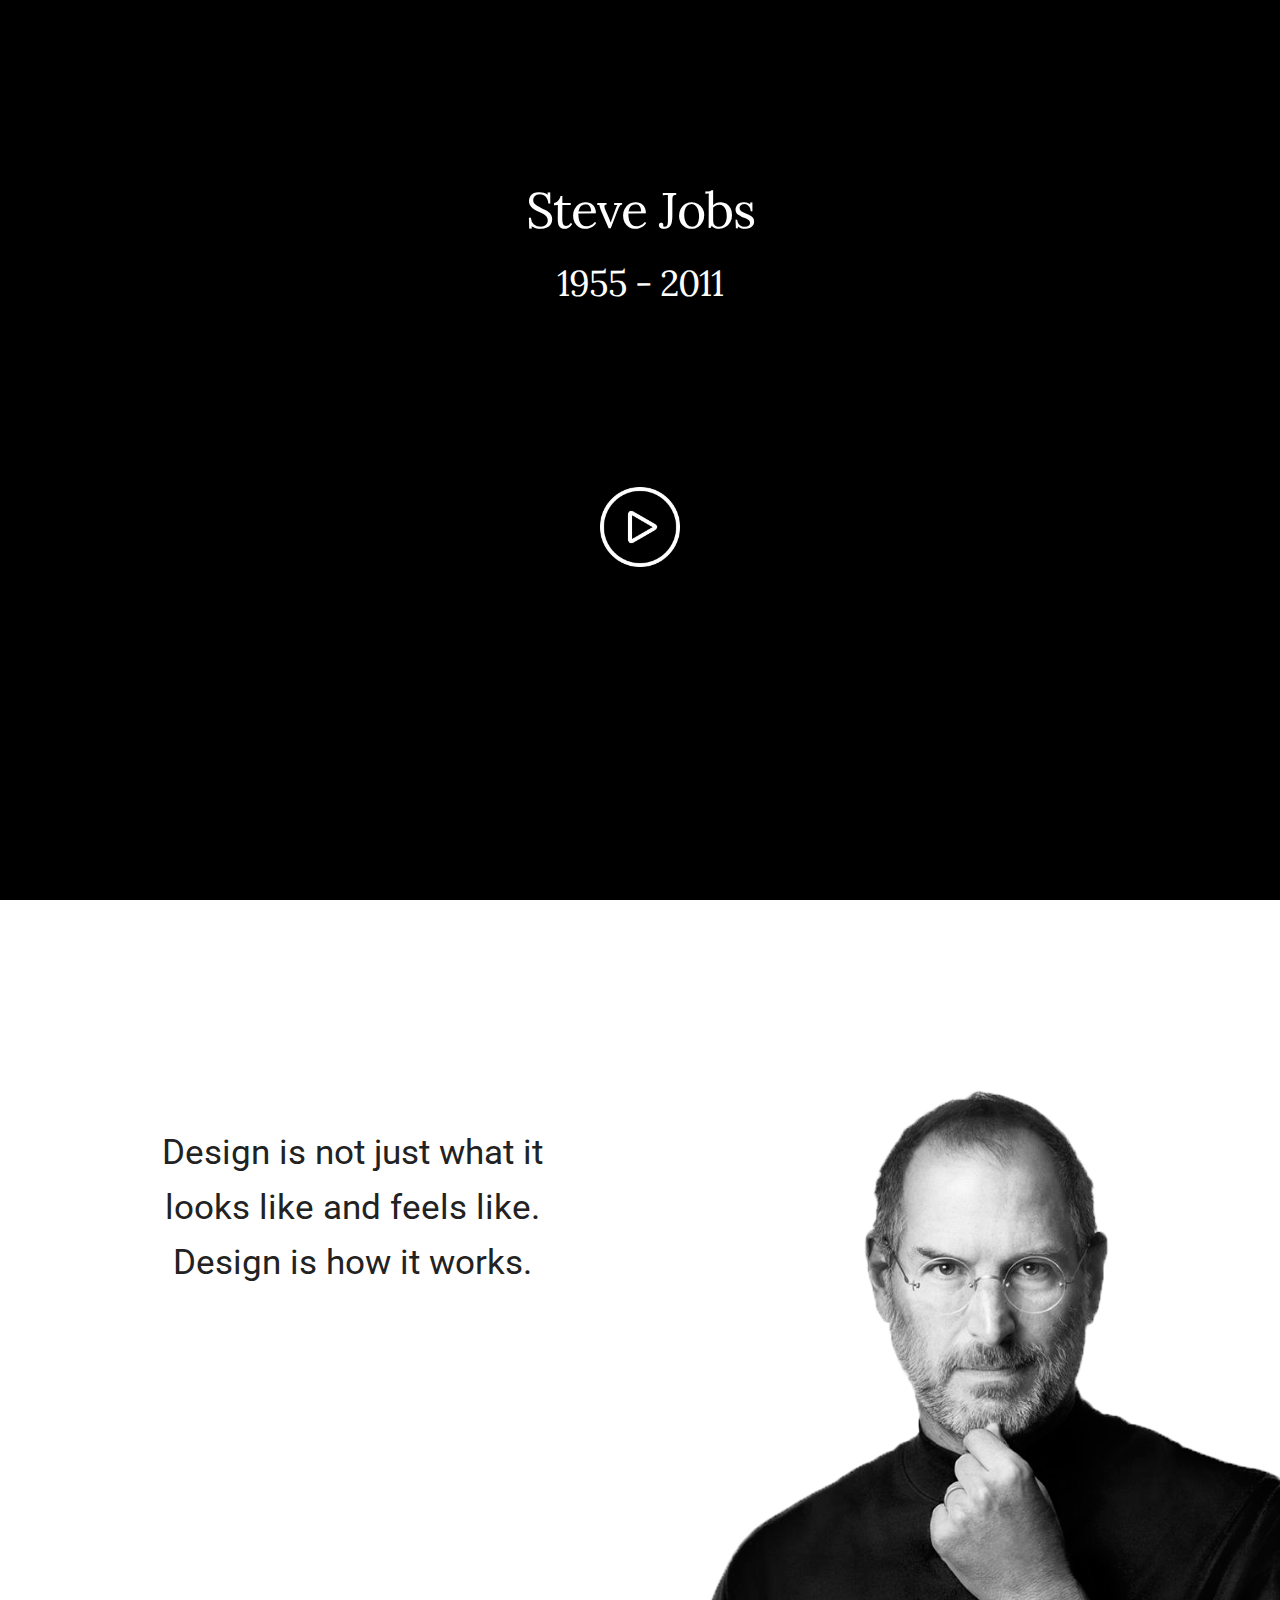
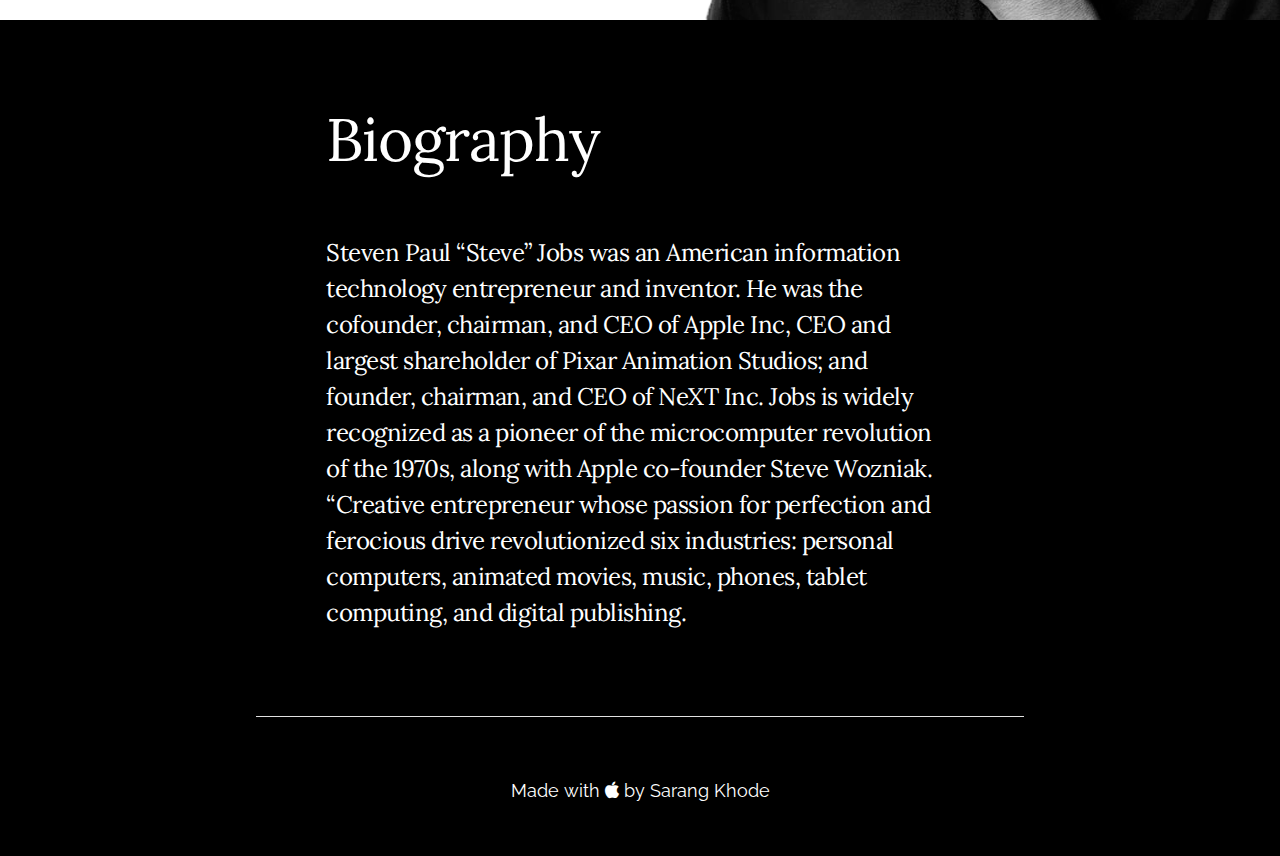
<file: Task 1/index.html>
<!DOCTYPE html>
<html lang="en">
<head>

  <!-- Basic Page Needs
  –––––––––––––––––––––––––––––––––––––––––––––––––– -->
  <meta charset="utf-8">
  <title>Steve Jobs</title>
  <meta name="description" content="A Steve Jobs tribute page.">

  <!-- Mobile Specific Metas
  –––––––––––––––––––––––––––––––––––––––––––––––––– -->
  <meta name="viewport" content="width=device-width, initial-scale=1">

  <!-- FONT
  –––––––––––––––––––––––––––––––––––––––––––––––––– -->
  <link href="//fonts.googleapis.com/css?family=Raleway:400,300,600" rel="stylesheet" type="text/css">
  <link href='https://fonts.googleapis.com/css?family=Lora:400,400italic,700,700italic' rel='stylesheet' type='text/css'>
  <link href='https://fonts.googleapis.com/css?family=Roboto:400,100,100italic,300,300italic,400italic,500,500italic,700,700italic,900,900italic' rel='stylesheet' type='text/css'>

  <!-- CSS
  –––––––––––––––––––––––––––––––––––––––––––––––––– -->
  <link rel="stylesheet" href="css/main.css">
  <link rel="stylesheet" href="css/normalize.css">
  <link rel="stylesheet" href="css/skeleton.css">

  <!-- Favicon
  –––––––––––––––––––––––––––––––––––––––––––––––––– -->
  <link rel="icon" type="image/png" href="images/favicon.png">
  <link rel="stylesheet" href="https://maxcdn.bootstrapcdn.com/font-awesome/4.5.0/css/font-awesome.min.css">
</head>
<body>

  <!-- Primary Page Layout
  –––––––––––––––––––––––––––––––––––––––––––––––––– -->
  <div id="first-div">
    <div class="container">
      <div class="row">
        <div class="twelve columns" style="margin-top: 20vh">
          <h1 id="first-div-title">Steve Jobs</h1>
          <h3 id="first-div-subtitle">1955 - 2011</h3>
          <a href="https://youtu.be/tvXUHY4z0As?si=DQoEN8sES5pRL-IX"><img id="first-div-button" src="./images/Circular Play Button.png"></a>
        </div>
      </div>
    </div>
  </div>

  <!-- Second Page Layout
  –––––––––––––––––––––––––––––––––––––––––––––––––– -->
  <div id="second-div">
    <div id="second-div-text"><div id="steve-jobs-quote">Design is not just what it looks like and feels like. Design is how it works.</div></div>
    <div id="second-div-image"><img id="steve-jobs-image" src="./images/steve-jobs.png"></div>
  </div>

  <!-- Third Page Layout
  –––––––––––––––––––––––––––––––––––––––––––––––––– -->
  <div id="third-div">
    <div class="container">
      <div class="row">
        <div class="two columns"><br></div>
        <div class="eight columns" id="third-div-content">
          <h1 id="third-div-title">Biography</h1>
          <h5 id="third-div-text">Steven Paul “Steve” Jobs was an American information
technology entrepreneur and inventor. He was the cofounder,
chairman, and CEO of Apple Inc, CEO and largest shareholder
of Pixar Animation Studios; and founder, chairman, and CEO
of NeXT Inc. Jobs is widely recognized as a pioneer of the
microcomputer revolution of the 1970s, along with Apple
co-founder Steve Wozniak. “Creative entrepreneur whose
passion for perfection and ferocious drive revolutionized six
industries: personal computers, animated movies, music,
phones, tablet computing, and digital publishing.</p>
          </h5>
        </div>
        <div class="two columns"><br></div>
      </div>
      <hr width="80%">
    </div>
    <p id="author-text">Made with <i class="fa fa-apple"></i> by Sarang Khode</a></p>
  </div>

<!-- End Document
  –––––––––––––––––––––––––––––––––––––––––––––––––– -->
</body>
</html>
</file>
<file: Task 1/css/main.css>
/* ----- HTML ----- */
html {
    font-size: 12px;
  }
  
  /* ----- Fist div ----- */
  
  #first-div {
    background-color: #000;
    min-height: 100vh;
  }
  
  #first-div-title {
    color: #fff;
    text-align: center;
    font-family: 'Lora', serif;
  }
  
  #first-div-subtitle {
    color: #fff;
    text-align: center;
    font-family: 'Lora', serif;
  }
  
  #first-div-button {
    display: block;
    margin-left: auto;
    margin-right: auto;
    max-width: 80px;
    max-height: 80px;
    margin-top: 20vh;
  }
  
  /* ----- Second div ----- */
  #second-div {
    background-color: #fff;
    min-height: 80vh;
    display: flex;
    flex-direction: row;
    flex-wrap: wrap;
    justify-content: flex-end;
  }
  
  #second-div-text {
    order: 1;
    flex-grow: 1;
    min-width: 30%;
    margin-top: 25vh;
    font-size: 2.3em;
    font-family: 'Roboto', sans-serif;
    text-align: center;
    font-weight: 400;
    margin-bottom: 25vh;
  }
  
  #steve-jobs-quote {
    max-width: 400px;
    margin-left: auto;
    margin-right: auto;
  }
  
  #second-div-image {
    order: 2;
    flex-grow: 1;
    min-width: 45%;
    align-self: flex-end;
    max-width: 500px;
  }
  
  #steve-jobs-image {
    max-width: 100%;
    box-sizing: border-box;
    float: right;
  }
  
  /* ----- Third div ----- */
  #third-div {
    background-color: #000;
    /* min-height: 100vh; */
    padding-bottom: 2vw;
    padding-right: 2vw;
    padding-left: 2vw;
  }
  
  #third-div-content {
    color: #fff;
    font-family: 'Lora', serif;
    margin-top: 5.5em;
    margin-bottom: 2em;
  }
  
  #third-div-title {
    font-size: 4em;
  }
  
  #third-div-text {
    margin-top: 2.5em;
    font-size: em;
  }
  
  #author-text {
    color: #fff;
    font-size: 1.2em;
    text-align: center;
    margin-top: 2vw;
  }
</file>
<file: Task 1/css/skeleton.css>
/*
* Skeleton V2.0.4
* Copyright 2014, Dave Gamache
* www.getskeleton.com
* Free to use under the MIT license.
* http://www.opensource.org/licenses/mit-license.php
* 12/29/2014
*/


/* Table of contents
––––––––––––––––––––––––––––––––––––––––––––––––––
- Grid
- Base Styles
- Typography
- Links
- Buttons
- Forms
- Lists
- Code
- Tables
- Spacing
- Utilities
- Clearing
- Media Queries
*/


/* Grid
–––––––––––––––––––––––––––––––––––––––––––––––––– */
.container {
    position: relative;
    width: 100%;
    max-width: 960px;
    margin: 0 auto;
    padding: 0 20px;
    box-sizing: border-box; }
  .column,
  .columns {
    width: 100%;
    float: left;
    box-sizing: border-box; }
  
  /* For devices larger than 400px */
  @media (min-width: 400px) {
    .container {
      width: 85%;
      padding: 0; }
  }
  
  /* For devices larger than 550px */
  @media (min-width: 550px) {
    .container {
      width: 80%; }
    .column,
    .columns {
      margin-left: 4%; }
    .column:first-child,
    .columns:first-child {
      margin-left: 0; }
  
    .one.column,
    .one.columns                    { width: 4.66666666667%; }
    .two.columns                    { width: 13.3333333333%; }
    .three.columns                  { width: 22%;            }
    .four.columns                   { width: 30.6666666667%; }
    .five.columns                   { width: 39.3333333333%; }
    .six.columns                    { width: 48%;            }
    .seven.columns                  { width: 56.6666666667%; }
    .eight.columns                  { width: 65.3333333333%; }
    .nine.columns                   { width: 74.0%;          }
    .ten.columns                    { width: 82.6666666667%; }
    .eleven.columns                 { width: 91.3333333333%; }
    .twelve.columns                 { width: 100%; margin-left: 0; }
  
    .one-third.column               { width: 30.6666666667%; }
    .two-thirds.column              { width: 65.3333333333%; }
  
    .one-half.column                { width: 48%; }
  
    /* Offsets */
    .offset-by-one.column,
    .offset-by-one.columns          { margin-left: 8.66666666667%; }
    .offset-by-two.column,
    .offset-by-two.columns          { margin-left: 17.3333333333%; }
    .offset-by-three.column,
    .offset-by-three.columns        { margin-left: 26%;            }
    .offset-by-four.column,
    .offset-by-four.columns         { margin-left: 34.6666666667%; }
    .offset-by-five.column,
    .offset-by-five.columns         { margin-left: 43.3333333333%; }
    .offset-by-six.column,
    .offset-by-six.columns          { margin-left: 52%;            }
    .offset-by-seven.column,
    .offset-by-seven.columns        { margin-left: 60.6666666667%; }
    .offset-by-eight.column,
    .offset-by-eight.columns        { margin-left: 69.3333333333%; }
    .offset-by-nine.column,
    .offset-by-nine.columns         { margin-left: 78.0%;          }
    .offset-by-ten.column,
    .offset-by-ten.columns          { margin-left: 86.6666666667%; }
    .offset-by-eleven.column,
    .offset-by-eleven.columns       { margin-left: 95.3333333333%; }
  
    .offset-by-one-third.column,
    .offset-by-one-third.columns    { margin-left: 34.6666666667%; }
    .offset-by-two-thirds.column,
    .offset-by-two-thirds.columns   { margin-left: 69.3333333333%; }
  
    .offset-by-one-half.column,
    .offset-by-one-half.columns     { margin-left: 52%; }
  
  }
  
  
  /* Base Styles
  –––––––––––––––––––––––––––––––––––––––––––––––––– */
  /* NOTE
  html is set to 62.5% so that all the REM measurements throughout Skeleton
  are based on 10px sizing. So basically 1.5rem = 15px :) */
  html {
    font-size: 62.5%; }
  body {
    font-size: 1.5em; /* currently ems cause chrome bug misinterpreting rems on body element */
    line-height: 1.6;
    font-weight: 400;
    font-family: "Raleway", "HelveticaNeue", "Helvetica Neue", Helvetica, Arial, sans-serif;
    color: #222; }
  
  
  /* Typography
  –––––––––––––––––––––––––––––––––––––––––––––––––– */
  h1, h2, h3, h4, h5, h6 {
    margin-top: 0;
    margin-bottom: 2rem;
    font-weight: 300; }
  h1 { font-size: 4.0rem; line-height: 1.2;  letter-spacing: -.1rem;}
  h2 { font-size: 3.6rem; line-height: 1.25; letter-spacing: -.1rem; }
  h3 { font-size: 3.0rem; line-height: 1.3;  letter-spacing: -.1rem; }
  h4 { font-size: 2.4rem; line-height: 1.35; letter-spacing: -.08rem; }
  h5 { font-size: 1.8rem; line-height: 1.5;  letter-spacing: -.05rem; }
  h6 { font-size: 1.5rem; line-height: 1.6;  letter-spacing: 0; }
  
  /* Larger than phablet */
  @media (min-width: 550px) {
    h1 { font-size: 5.0rem; }
    h2 { font-size: 4.2rem; }
    h3 { font-size: 3.6rem; }
    h4 { font-size: 3.0rem; }
    h5 { font-size: 2.4rem; }
    h6 { font-size: 1.5rem; }
  }
  
  p {
    margin-top: 0; }
  
  
  /* Links
  –––––––––––––––––––––––––––––––––––––––––––––––––– */
  a {
    color: #1EAEDB; }
  a:hover {
    color: #0FA0CE; }
  
  
  /* Buttons
  –––––––––––––––––––––––––––––––––––––––––––––––––– */
  .button,
  button,
  input[type="submit"],
  input[type="reset"],
  input[type="button"] {
    display: inline-block;
    height: 38px;
    padding: 0 30px;
    color: #555;
    text-align: center;
    font-size: 11px;
    font-weight: 600;
    line-height: 38px;
    letter-spacing: .1rem;
    text-transform: uppercase;
    text-decoration: none;
    white-space: nowrap;
    background-color: transparent;
    border-radius: 4px;
    border: 1px solid #bbb;
    cursor: pointer;
    box-sizing: border-box; }
  .button:hover,
  button:hover,
  input[type="submit"]:hover,
  input[type="reset"]:hover,
  input[type="button"]:hover,
  .button:focus,
  button:focus,
  input[type="submit"]:focus,
  input[type="reset"]:focus,
  input[type="button"]:focus {
    color: #333;
    border-color: #888;
    outline: 0; }
  .button.button-primary,
  button.button-primary,
  input[type="submit"].button-primary,
  input[type="reset"].button-primary,
  input[type="button"].button-primary {
    color: #FFF;
    background-color: #33C3F0;
    border-color: #33C3F0; }
  .button.button-primary:hover,
  button.button-primary:hover,
  input[type="submit"].button-primary:hover,
  input[type="reset"].button-primary:hover,
  input[type="button"].button-primary:hover,
  .button.button-primary:focus,
  button.button-primary:focus,
  input[type="submit"].button-primary:focus,
  input[type="reset"].button-primary:focus,
  input[type="button"].button-primary:focus {
    color: #FFF;
    background-color: #1EAEDB;
    border-color: #1EAEDB; }
  
  
  /* Forms
  –––––––––––––––––––––––––––––––––––––––––––––––––– */
  input[type="email"],
  input[type="number"],
  input[type="search"],
  input[type="text"],
  input[type="tel"],
  input[type="url"],
  input[type="password"],
  textarea,
  select {
    height: 38px;
    padding: 6px 10px; /* The 6px vertically centers text on FF, ignored by Webkit */
    background-color: #fff;
    border: 1px solid #D1D1D1;
    border-radius: 4px;
    box-shadow: none;
    box-sizing: border-box; }
  /* Removes awkward default styles on some inputs for iOS */
  input[type="email"],
  input[type="number"],
  input[type="search"],
  input[type="text"],
  input[type="tel"],
  input[type="url"],
  input[type="password"],
  textarea {
    -webkit-appearance: none;
       -moz-appearance: none;
            appearance: none; }
  textarea {
    min-height: 65px;
    padding-top: 6px;
    padding-bottom: 6px; }
  input[type="email"]:focus,
  input[type="number"]:focus,
  input[type="search"]:focus,
  input[type="text"]:focus,
  input[type="tel"]:focus,
  input[type="url"]:focus,
  input[type="password"]:focus,
  textarea:focus,
  select:focus {
    border: 1px solid #33C3F0;
    outline: 0; }
  label,
  legend {
    display: block;
    margin-bottom: .5rem;
    font-weight: 600; }
  fieldset {
    padding: 0;
    border-width: 0; }
  input[type="checkbox"],
  input[type="radio"] {
    display: inline; }
  label > .label-body {
    display: inline-block;
    margin-left: .5rem;
    font-weight: normal; }
  
  
  /* Lists
  –––––––––––––––––––––––––––––––––––––––––––––––––– */
  ul {
    list-style: circle inside; }
  ol {
    list-style: decimal inside; }
  ol, ul {
    padding-left: 0;
    margin-top: 0; }
  ul ul,
  ul ol,
  ol ol,
  ol ul {
    margin: 1.5rem 0 1.5rem 3rem;
    font-size: 90%; }
  li {
    margin-bottom: 1rem; }
  
  
  /* Code
  –––––––––––––––––––––––––––––––––––––––––––––––––– */
  code {
    padding: .2rem .5rem;
    margin: 0 .2rem;
    font-size: 90%;
    white-space: nowrap;
    background: #F1F1F1;
    border: 1px solid #E1E1E1;
    border-radius: 4px; }
  pre > code {
    display: block;
    padding: 1rem 1.5rem;
    white-space: pre; }
  
  
  /* Tables
  –––––––––––––––––––––––––––––––––––––––––––––––––– */
  th,
  td {
    padding: 12px 15px;
    text-align: left;
    border-bottom: 1px solid #E1E1E1; }
  th:first-child,
  td:first-child {
    padding-left: 0; }
  th:last-child,
  td:last-child {
    padding-right: 0; }
  
  
  /* Spacing
  –––––––––––––––––––––––––––––––––––––––––––––––––– */
  button,
  .button {
    margin-bottom: 1rem; }
  input,
  textarea,
  select,
  fieldset {
    margin-bottom: 1.5rem; }
  pre,
  blockquote,
  dl,
  figure,
  table,
  p,
  ul,
  ol,
  form {
    margin-bottom: 2.5rem; }
  
  
  /* Utilities
  –––––––––––––––––––––––––––––––––––––––––––––––––– */
  .u-full-width {
    width: 100%;
    box-sizing: border-box; }
  .u-max-full-width {
    max-width: 100%;
    box-sizing: border-box; }
  .u-pull-right {
    float: right; }
  .u-pull-left {
    float: left; }
  
  
  /* Misc
  –––––––––––––––––––––––––––––––––––––––––––––––––– */
  hr {
    margin-top: 3rem;
    margin-bottom: 3.5rem;
    border-width: 0;
    border-top: 1px solid #E1E1E1; }
  
  
  /* Clearing
  –––––––––––––––––––––––––––––––––––––––––––––––––– */
  
  /* Self Clearing Goodness */
  .container:after,
  .row:after,
  .u-cf {
    content: "";
    display: table;
    clear: both; }
  
  
  /* Media Queries
  –––––––––––––––––––––––––––––––––––––––––––––––––– */
  /*
  Note: The best way to structure the use of media queries is to create the queries
  near the relevant code. For example, if you wanted to change the styles for buttons
  on small devices, paste the mobile query code up in the buttons section and style it
  there.
  */
  
  
  /* Larger than mobile */
  @media (min-width: 400px) {}
  
  /* Larger than phablet (also point when grid becomes active) */
  @media (min-width: 550px) {}
  
  /* Larger than tablet */
  @media (min-width: 750px) {}
  
  /* Larger than desktop */
  @media (min-width: 1000px) {}
  
  /* Larger than Desktop HD */
  @media (min-width: 1200px) {}
</file>
